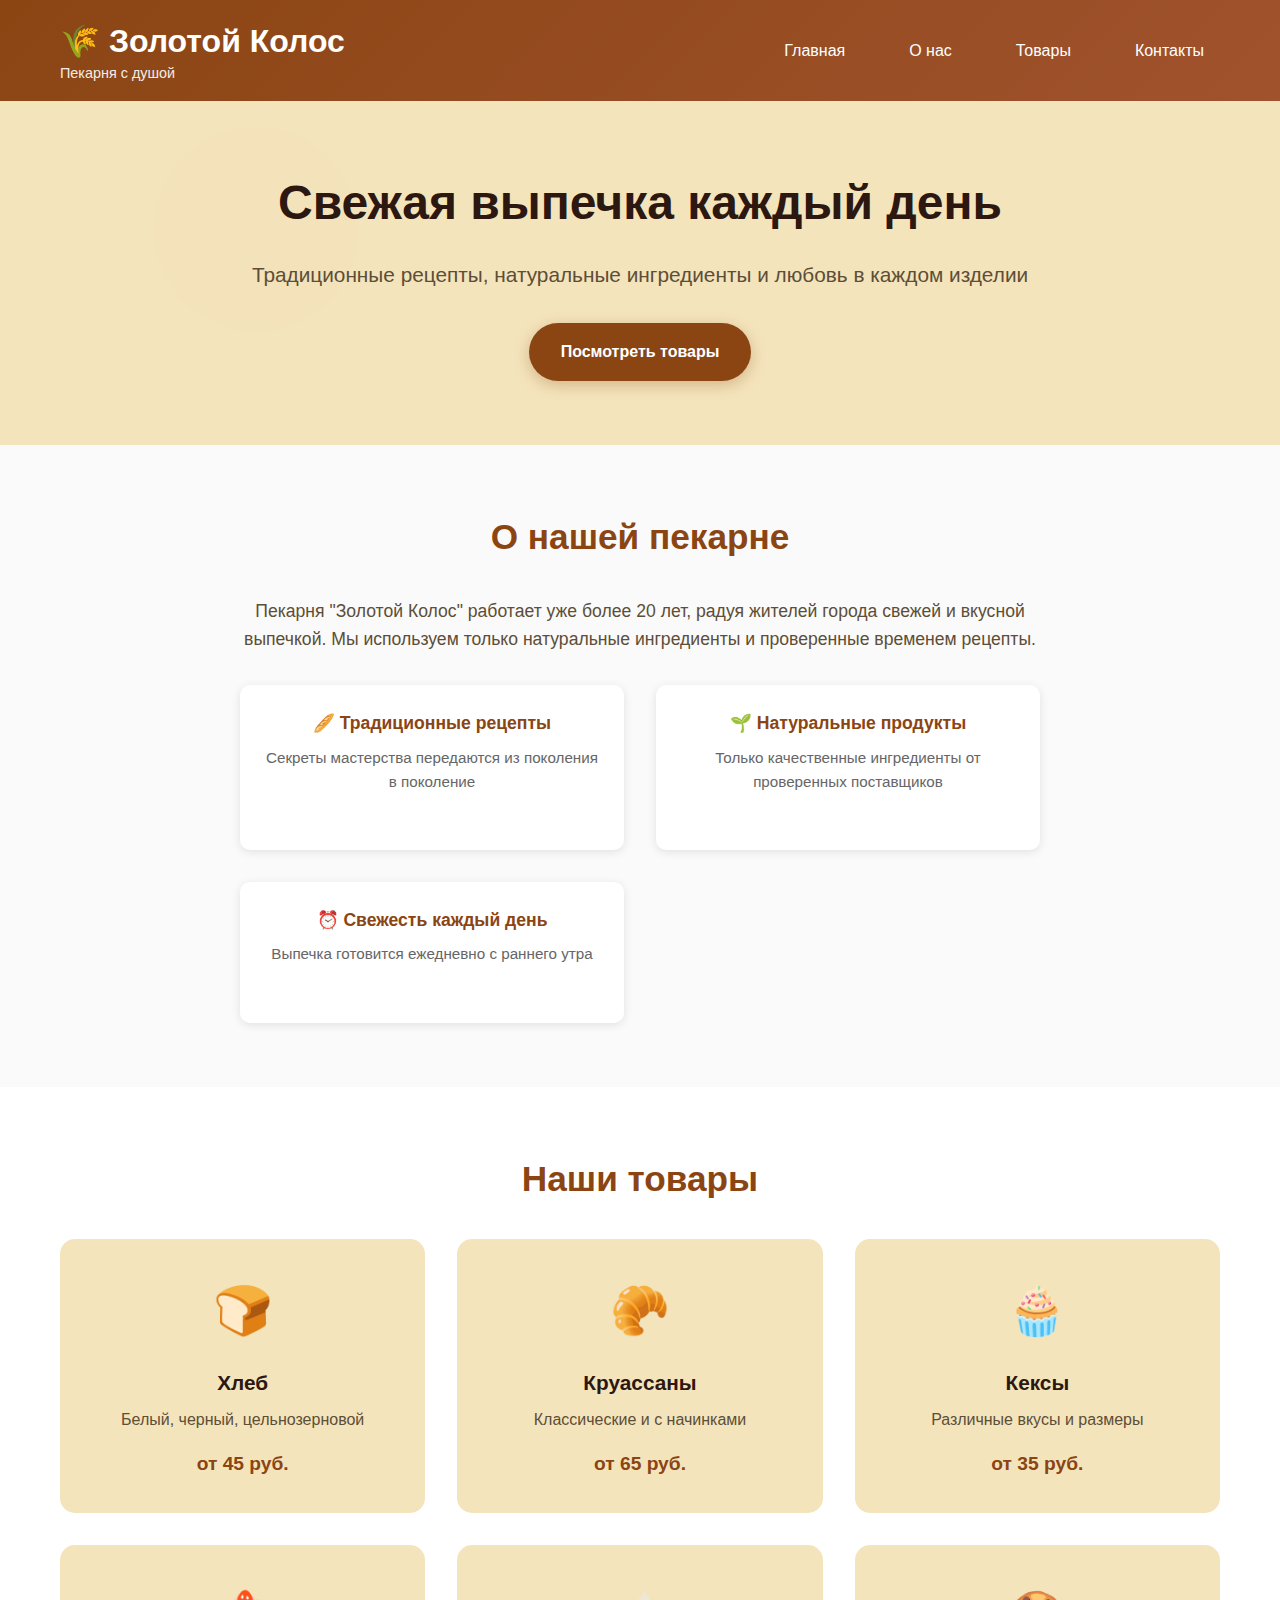
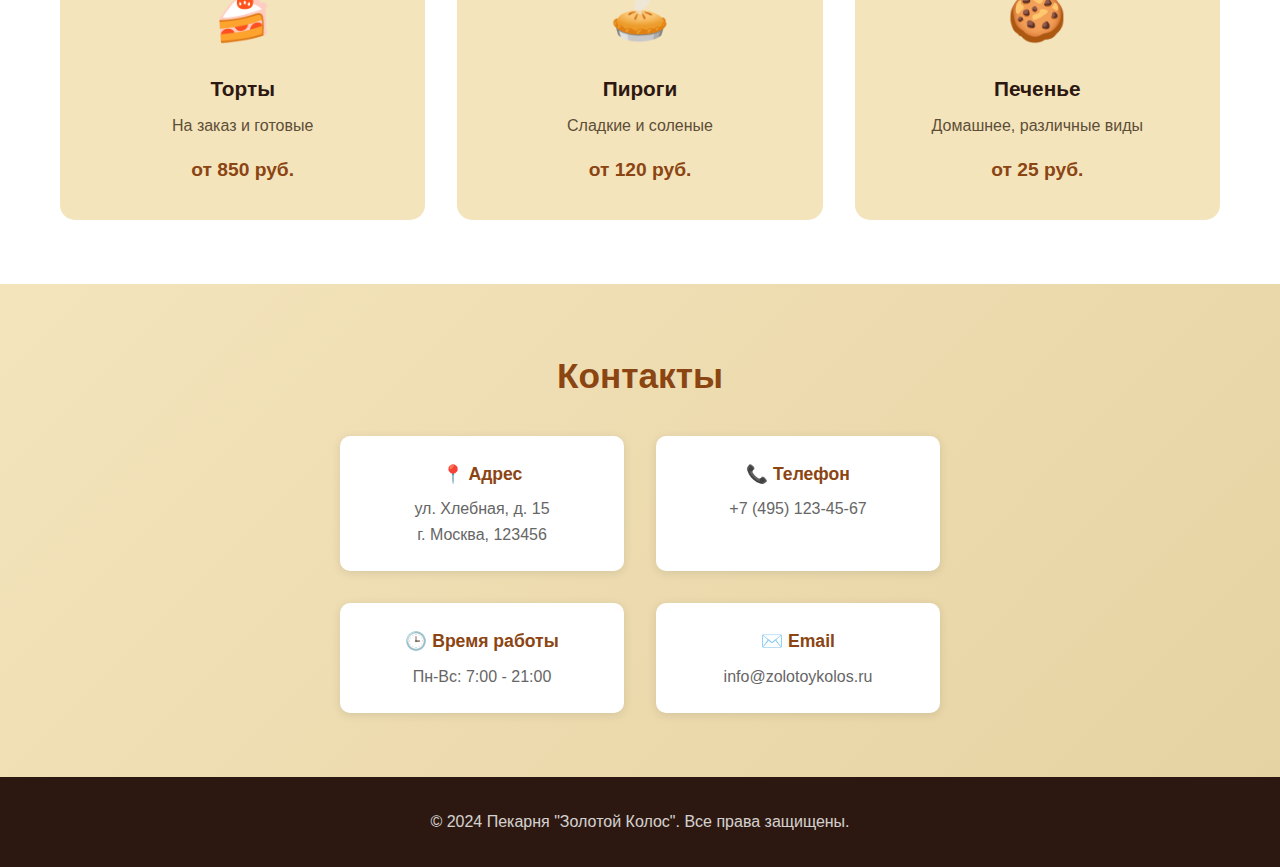
<file: bakery.html>
<!DOCTYPE html>
<html lang="ru">
<head>
    <meta charset="UTF-8">
    <meta name="viewport" content="width=device-width, initial-scale=1.0">
    <title>Пекарня "Золотой колос" - Свежая выпечка каждый день</title>
    <link rel="stylesheet" href="bakery.css">
</head>
<body>
    <header class="header">
        <div class="container">
            <div class="logo">
                <h1>🌾 Золотой Колос</h1>
                <p class="tagline">Пекарня с душой</p>
            </div>
            <nav class="nav">
                <ul>
                    <li><a href="#home">Главная</a></li>
                    <li><a href="#about">О нас</a></li>
                    <li><a href="#products">Товары</a></li>
                    <li><a href="#contact">Контакты</a></li>
                </ul>
            </nav>
        </div>
    </header>

    <main>
        <section id="home" class="hero">
            <div class="container">
                <div class="hero-content">
                    <h2>Свежая выпечка каждый день</h2>
                    <p>Традиционные рецепты, натуральные ингредиенты и любовь в каждом изделии</p>
                    <a href="#products" class="btn-primary">Посмотреть товары</a>
                </div>
            </div>
        </section>

        <section id="about" class="about">
            <div class="container">
                <h2>О нашей пекарне</h2>
                <div class="about-grid">
                    <div class="about-text">
                        <p>Пекарня "Золотой Колос" работает уже более 20 лет, радуя жителей города свежей и вкусной выпечкой. Мы используем только натуральные ингредиенты и проверенные временем рецепты.</p>
                        <div class="features">
                            <div class="feature">
                                <h3>🥖 Традиционные рецепты</h3>
                                <p>Секреты мастерства передаются из поколения в поколение</p>
                            </div>
                            <div class="feature">
                                <h3>🌱 Натуральные продукты</h3>
                                <p>Только качественные ингредиенты от проверенных поставщиков</p>
                            </div>
                            <div class="feature">
                                <h3>⏰ Свежесть каждый день</h3>
                                <p>Выпечка готовится ежедневно с раннего утра</p>
                            </div>
                        </div>
                    </div>
                </div>
            </div>
        </section>

        <section id="products" class="products">
            <div class="container">
                <h2>Наши товары</h2>
                <div class="products-grid">
                    <div class="product-card">
                        <div class="product-icon">🍞</div>
                        <h3>Хлеб</h3>
                        <p>Белый, черный, цельнозерновой</p>
                        <span class="price">от 45 руб.</span>
                    </div>
                    <div class="product-card">
                        <div class="product-icon">🥐</div>
                        <h3>Круассаны</h3>
                        <p>Классические и с начинками</p>
                        <span class="price">от 65 руб.</span>
                    </div>
                    <div class="product-card">
                        <div class="product-icon">🧁</div>
                        <h3>Кексы</h3>
                        <p>Различные вкусы и размеры</p>
                        <span class="price">от 35 руб.</span>
                    </div>
                    <div class="product-card">
                        <div class="product-icon">🍰</div>
                        <h3>Торты</h3>
                        <p>На заказ и готовые</p>
                        <span class="price">от 850 руб.</span>
                    </div>
                    <div class="product-card">
                        <div class="product-icon">🥧</div>
                        <h3>Пироги</h3>
                        <p>Сладкие и соленые</p>
                        <span class="price">от 120 руб.</span>
                    </div>
                    <div class="product-card">
                        <div class="product-icon">🍪</div>
                        <h3>Печенье</h3>
                        <p>Домашнее, различные виды</p>
                        <span class="price">от 25 руб.</span>
                    </div>
                </div>
            </div>
        </section>

        <section id="contact" class="contact">
            <div class="container">
                <h2>Контакты</h2>
                <div class="contact-grid">
                    <div class="contact-info">
                        <div class="contact-item">
                            <h3>📍 Адрес</h3>
                            <p>ул. Хлебная, д. 15<br>г. Москва, 123456</p>
                        </div>
                        <div class="contact-item">
                            <h3>📞 Телефон</h3>
                            <p>+7 (495) 123-45-67</p>
                        </div>
                        <div class="contact-item">
                            <h3>🕒 Время работы</h3>
                            <p>Пн-Вс: 7:00 - 21:00</p>
                        </div>
                        <div class="contact-item">
                            <h3>✉️ Email</h3>
                            <p>info@zolotoykolos.ru</p>
                        </div>
                    </div>
                </div>
            </div>
        </section>
    </main>

    <footer class="footer">
        <div class="container">
            <p>&copy; 2024 Пекарня "Золотой Колос". Все права защищены.</p>
        </div>
    </footer>
</body>
</html>
</file>
<file: bakery.css>
/* Сброс стилей и базовые настройки */
* {
  margin: 0;
  padding: 0;
  box-sizing: border-box;
}

body {
  font-family: "Segoe UI", Tahoma, Geneva, Verdana, sans-serif;
  line-height: 1.6;
  color: #2c1810;
  background-color: #fefefe;
}

.container {
  max-width: 1200px;
  margin: 0 auto;
  padding: 0 20px;
}

/* Заголовки */
h1,
h2,
h3 {
  margin-bottom: 1rem;
}

h1 {
  font-size: 2.5rem;
  color: #8b4513;
}

h2 {
  font-size: 2.2rem;
  text-align: center;
  color: #8b4513;
  margin-bottom: 2rem;
}

h3 {
  font-size: 1.3rem;
  color: #8b4513;
}

/* Шапка сайта */
.header {
  background: linear-gradient(135deg, #8b4513 0%, #a0522d 100%);
  color: white;
  padding: 1rem 0;
  box-shadow: 0 2px 10px rgba(0, 0, 0, 0.1);
}

.header .container {
  display: flex;
  justify-content: space-between;
  align-items: center;
}

.logo h1 {
  color: white;
  margin-bottom: 0;
  font-size: 2rem;
}

.tagline {
  font-size: 0.9rem;
  opacity: 0.9;
  margin-top: -5px;
}

.nav ul {
  list-style: none;
  display: flex;
  gap: 2rem;
}

.nav a {
  color: white;
  text-decoration: none;
  font-weight: 500;
  transition: color 0.3s ease;
  padding: 0.5rem 1rem;
  border-radius: 20px;
}

.nav a:hover {
  background-color: rgba(255, 255, 255, 0.2);
  color: #f4e4bc;
}

/* Главная секция */
.hero {
  background:
    linear-gradient(rgba(244, 228, 188, 0.9), rgba(244, 228, 188, 0.9)),
    url('data:image/svg+xml,<svg xmlns="http://www.w3.org/2000/svg" viewBox="0 0 1000 500"><rect fill="%23F4E4BC" width="1000" height="500"/><circle fill="%238B4513" opacity="0.1" cx="200" cy="100" r="80"/><circle fill="%238B4513" opacity="0.1" cx="800" cy="400" r="120"/></svg>');
  background-size: cover;
  padding: 4rem 0;
  text-align: center;
}

.hero-content h2 {
  font-size: 3rem;
  margin-bottom: 1rem;
  color: #2c1810;
}

.hero-content p {
  font-size: 1.3rem;
  margin-bottom: 2rem;
  color: #5d4e37;
}

.btn-primary {
  display: inline-block;
  background: #8b4513;
  color: white;
  padding: 1rem 2rem;
  text-decoration: none;
  border-radius: 30px;
  font-weight: bold;
  transition: all 0.3s ease;
  box-shadow: 0 4px 15px rgba(139, 69, 19, 0.3);
}

.btn-primary:hover {
  background: #a0522d;
  transform: translateY(-2px);
  box-shadow: 0 6px 20px rgba(139, 69, 19, 0.4);
}

/* Секция "О нас" */
.about {
  padding: 4rem 0;
  background-color: #fafafa;
}

.about-text {
  max-width: 800px;
  margin: 0 auto;
  text-align: center;
}

.about-text p {
  font-size: 1.1rem;
  margin-bottom: 2rem;
  color: #5d4e37;
}

.features {
  display: grid;
  grid-template-columns: repeat(auto-fit, minmax(250px, 1fr));
  gap: 2rem;
  margin-top: 2rem;
}

.feature {
  background: white;
  padding: 1.5rem;
  border-radius: 10px;
  box-shadow: 0 2px 10px rgba(0, 0, 0, 0.1);
  transition: transform 0.3s ease;
}

.feature:hover {
  transform: translateY(-5px);
}

.feature h3 {
  margin-bottom: 0.5rem;
  font-size: 1.1rem;
}

.feature p {
  color: #666;
  font-size: 0.95rem;
}

/* Секция товаров */
.products {
  padding: 4rem 0;
  background-color: white;
}

.products-grid {
  display: grid;
  grid-template-columns: repeat(auto-fit, minmax(280px, 1fr));
  gap: 2rem;
  margin-top: 2rem;
}

.product-card {
  background: #f4e4bc;
  padding: 2rem;
  border-radius: 15px;
  text-align: center;
  transition: all 0.3s ease;
  border: 2px solid transparent;
}

.product-card:hover {
  transform: translateY(-5px);
  border-color: #8b4513;
  box-shadow: 0 8px 25px rgba(139, 69, 19, 0.2);
}

.product-icon {
  font-size: 3rem;
  margin-bottom: 1rem;
}

.product-card h3 {
  margin-bottom: 0.5rem;
  color: #2c1810;
}

.product-card p {
  margin-bottom: 1rem;
  color: #5d4e37;
}

.price {
  font-weight: bold;
  font-size: 1.2rem;
  color: #8b4513;
}

/* Секция контактов */
.contact {
  padding: 4rem 0;
  background: linear-gradient(135deg, #f4e4bc 0%, #e6d3a3 100%);
}

.contact-grid {
  max-width: 600px;
  margin: 0 auto;
}

.contact-info {
  display: grid;
  grid-template-columns: repeat(auto-fit, minmax(250px, 1fr));
  gap: 2rem;
}

.contact-item {
  background: white;
  padding: 1.5rem;
  border-radius: 10px;
  box-shadow: 0 2px 10px rgba(0, 0, 0, 0.1);
  text-align: center;
}

.contact-item h3 {
  margin-bottom: 0.5rem;
  font-size: 1.1rem;
}

.contact-item p {
  color: #666;
}

/* Подвал */
.footer {
  background: #2c1810;
  color: white;
  text-align: center;
  padding: 2rem 0;
}

.footer p {
  margin: 0;
  opacity: 0.8;
}

/* Адаптивность */
@media (max-width: 768px) {
  .header .container {
    flex-direction: column;
    gap: 1rem;
  }

  .nav ul {
    flex-wrap: wrap;
    justify-content: center;
    gap: 1rem;
  }

  .hero-content h2 {
    font-size: 2.2rem;
  }

  .hero-content p {
    font-size: 1.1rem;
  }

  .features {
    grid-template-columns: 1fr;
  }

  .products-grid {
    grid-template-columns: 1fr;
  }

  .contact-info {
    grid-template-columns: 1fr;
  }
}

@media (max-width: 480px) {
  .container {
    padding: 0 15px;
  }

  .hero {
    padding: 2rem 0;
  }

  .hero-content h2 {
    font-size: 1.8rem;
  }

  h2 {
    font-size: 1.8rem;
  }

  .about,
  .products,
  .contact {
    padding: 2rem 0;
  }
}

/* Плавная прокрутка */
html {
  scroll-behavior: smooth;
}

/* Дополнительные эффекты */
.product-card,
.feature,
.contact-item {
  transition: all 0.3s ease;
}

.nav a,
.btn-primary {
  transition: all 0.3s ease;
}
</file>
